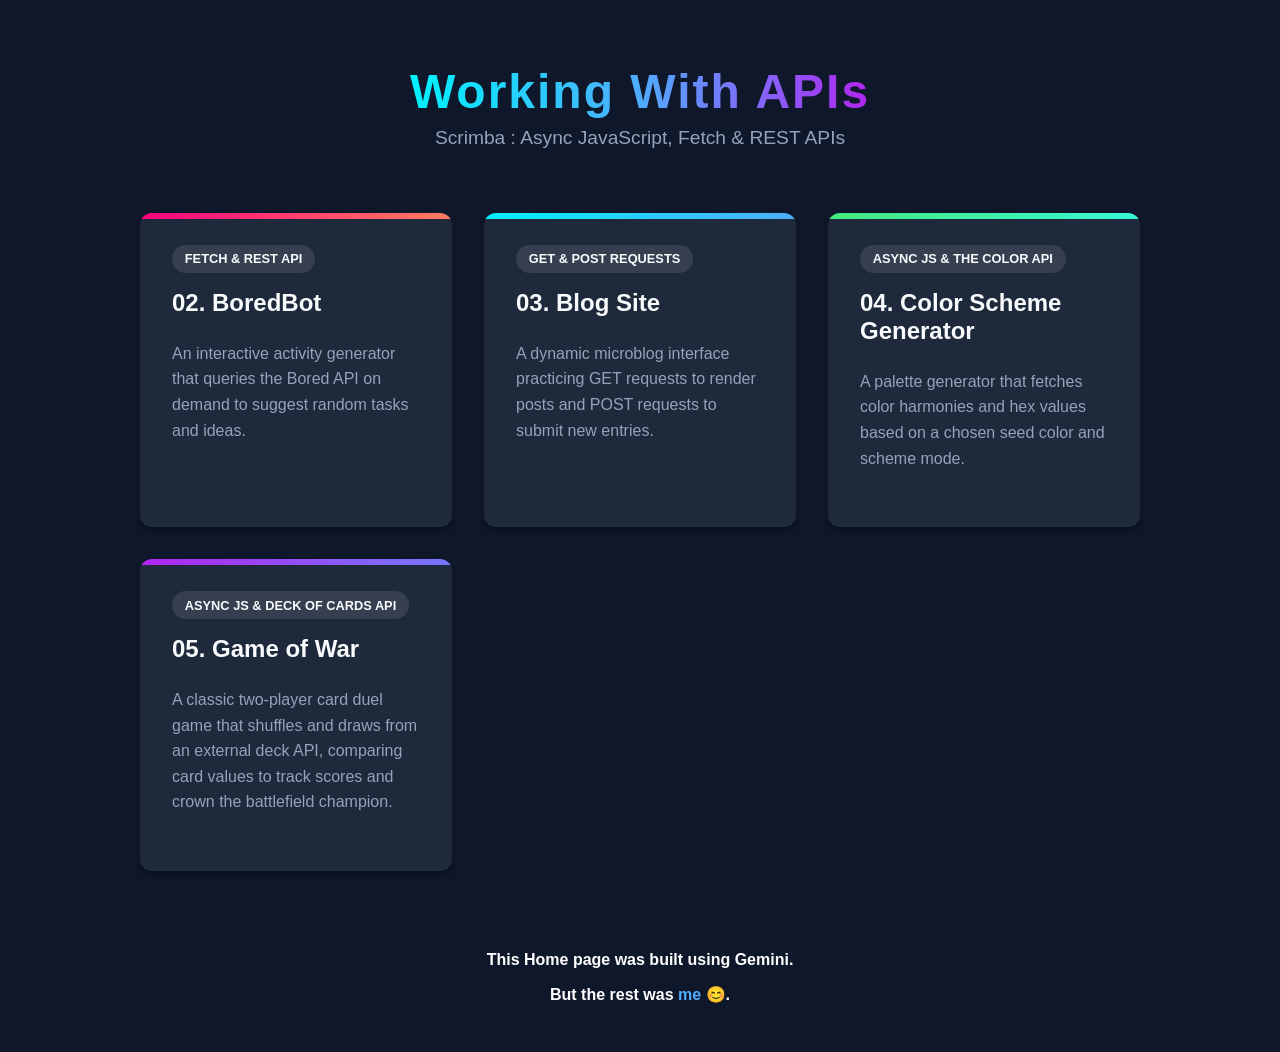
<file: index.html>
<!DOCTYPE html>
<html lang="en">
<head>
    <meta charset="UTF-8">
    <meta name="viewport" content="width=device-width, initial-scale=1.0">
    <title>API Projects : Scrimba</title>
    <link rel="stylesheet" href="styles.css">
</head>
<body>

    <header>
        <h1>Working With APIs</h1>
        <p>Scrimba : Async JavaScript, Fetch & REST APIs</p>
    </header>

    <main class="container">
        <!-- Project 2: BoredBot -->
        <a href="./02_boredBot/index.html" class="card project-1">
            <span class="tag">Fetch & REST API</span>
            <h2>02. BoredBot</h2>
            <p>An interactive activity generator that queries the Bored API on demand to suggest random tasks and ideas.</p>
        </a>

        <!-- Project 3: Blog Site -->
        <a href="./03_Blog_Site/index.html" class="card project-2">
            <span class="tag">GET & POST Requests</span>
            <h2>03. Blog Site</h2>
            <p>A dynamic microblog interface practicing GET requests to render posts and POST requests to submit new entries.</p>
        </a>

        <!-- Project 4: Color Scheme Generator -->
        <a href="./04_Color_Scheme_Generator/index.html" class="card project-3">
            <span class="tag">Async JS & The Color API</span>
            <h2>04. Color Scheme Generator</h2>
            <p>A palette generator that fetches color harmonies and hex values based on a chosen seed color and scheme mode.</p>
        </a>

        <!-- Project 5: Game of War -->
        <a href="./05_Game_Of_War/index.html" class="card project-5">
            <span class="tag">Async JS & Deck of Cards API</span>
            <h2>05. Game of War</h2>
            <p>A classic two-player card duel game that shuffles and draws from an external deck API, comparing card values to track scores and crown the battlefield champion.</p>
        </a>
    </main>

    <footer>
        <p>This Home page was built using Gemini.</p>
        <p id="it-was-me">But the rest was <a href="https://github.com/thidassandaruwan">me</a> 😊.</p>
    </footer>

</body>
</html>
</file>
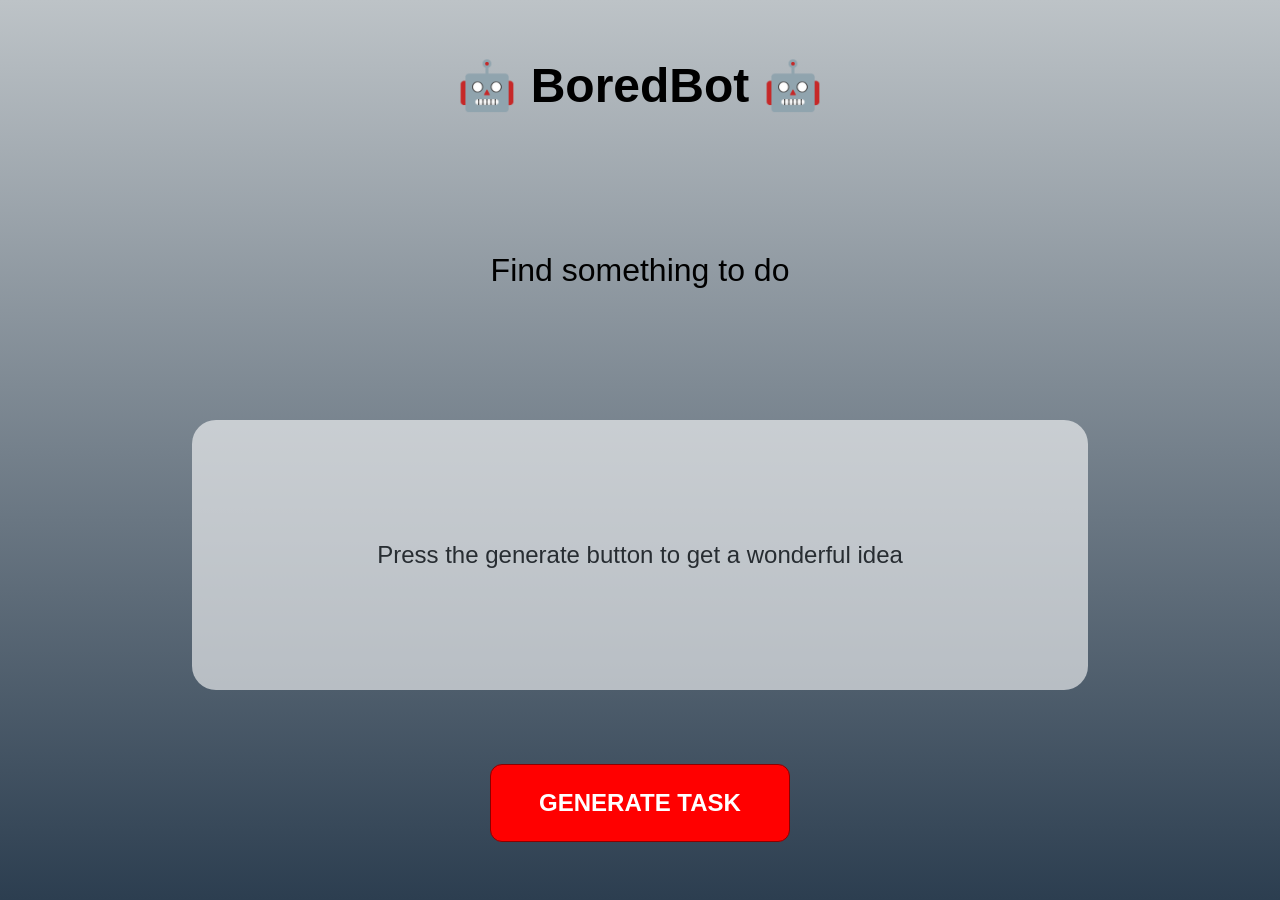
<file: 02_boredBot/index.html>
<!DOCTYPE html>
<html lang="en">
<head>
    <meta charset="UTF-8">
    <meta name="viewport" content="width=device-width, initial-scale=1.0">
    <link rel="stylesheet" href="styles.css">
    <script type="module" src="script.js" defer></script>
    <title>Bored Bot</title>
</head>
<body>
    <div class="app">
        <h1 id="title">🤖 BoredBot 🤖</h1>
        
        <p id="idea" aria-live="polite">Find something to do</p>
        
        <div class="idea-container" >
            Press the generate button to get a wonderful idea
        </div>
        
        <button id="generate-task-btn">Generate Task</button>
    </div>
</body>
</html>
</file>
<file: styles.css>
:root {
    --bg-color: #0f172a;
    --card-bg: #1e293b;
    --text-main: #f8fafc;
    --text-muted: #94a3b8;

    /* Distinct Gradient Themes */
    --gradient-1: linear-gradient(135deg, #ff007f, #ff7e5f);
    --gradient-2: linear-gradient(135deg, #00f2fe, #4facfe);
    --gradient-3: linear-gradient(135deg, #43e97b, #38f9d7);
    --gradient-4: linear-gradient(135deg, #f6d365, #fda085);
    --gradient-5: linear-gradient(135deg, #b224ef, #7579ff);
    --gradient-6: linear-gradient(135deg, #f093fb, #f5576c);
    --gradient-7: linear-gradient(135deg, #5ee7df, #b490ca);
    --gradient-8: linear-gradient(135deg, #ff758c, #ff7eb3);
}

/* Border Accents */
.card.project-1::before { background: var(--gradient-1); }
.card.project-2::before { background: var(--gradient-2); }
.card.project-3::before { background: var(--gradient-3); }
.card.project-4::before { background: var(--gradient-4); }
.card.project-5::before { background: var(--gradient-5); }
.card.project-6::before { background: var(--gradient-6); }
.card.project-7::before { background: var(--gradient-7); }
.card.project-8::before { background: var(--gradient-8); }

/* Title Hover Colors */
.card.project-1:hover h2 { color: #ff7e5f; }
.card.project-2:hover h2 { color: #4facfe; }
.card.project-3:hover h2 { color: #43e97b; }
.card.project-4:hover h2 { color: #f6d365; }
.card.project-5:hover h2 { color: #b224ef; }
.card.project-6:hover h2 { color: #f093fb; }
.card.project-7:hover h2 { color: #5ee7df; }
.card.project-8:hover h2 { color: #ff758c; }

body {
    font-family: 'Segoe UI', Roboto, Helvetica, Arial, sans-serif;
    background-color: var(--bg-color);
    color: var(--text-main);
    margin: 0;
    padding: 2rem;
    display: flex;
    flex-direction: column;
    align-items: center;
    min-height: 100vh;
    box-sizing: border-box;
}

*, *::before, *::after {
    box-sizing: inherit;
}

header {
    text-align: center;
    margin-bottom: 4rem;
    margin-top: 2rem;
}

h1 {
    font-size: 3rem;
    margin: 0 0 0.5rem 0;
    background: linear-gradient(to right, #00f2fe, #4facfe, #b224ef);
    -webkit-background-clip: text;
    -webkit-text-fill-color: transparent;
    letter-spacing: 2px;
}

header p {
    color: var(--text-muted);
    font-size: 1.2rem;
    margin: 0;
}

.container {
    display: grid;
    grid-template-columns: repeat(auto-fit, minmax(300px, 1fr));
    gap: 2rem;
    width: 100%;
    max-width: 1000px;
}

.card {
    background-color: var(--card-bg);
    border-radius: 12px;
    padding: 2rem;
    text-decoration: none;
    color: inherit;
    position: relative;
    overflow: hidden;
    box-shadow: 0 4px 6px rgba(0, 0, 0, 0.3);
    transition: transform 0.3s ease, box-shadow 0.3s ease;
    display: flex;
    flex-direction: column;
}

.card::before {
    content: '';
    position: absolute;
    top: 0;
    left: 0;
    right: 0;
    height: 6px;
    transition: height 0.3s ease;
}

.card:hover {
    transform: translateY(-8px);
    box-shadow: 0 12px 24px rgba(0, 0, 0, 0.5);
}

.card:hover::before {
    height: 10px;
}

.card h2 {
    margin: 1rem 0 0.5rem 0;
    font-size: 1.5rem;
    transition: color 0.3s ease;
}

.card p {
    color: var(--text-muted);
    line-height: 1.6;
    margin-bottom: 1.5rem;
    flex-grow: 1;
}

.tag {
    align-self: flex-start;
    padding: 0.4rem 0.8rem;
    border-radius: 20px;
    font-size: 0.8rem;
    font-weight: bold;
    text-transform: uppercase;
    background-color: rgba(255, 255, 255, 0.1);
}

footer {
    margin-top: auto;
    padding-top: 4rem;
    color: white;
    font-weight: bold;
    font-size: 1rem;
    text-align: center;
}

footer a {
    color: #4facfe;
    text-decoration: none;
}

footer a:hover {
    text-decoration: underline;
}
</file>
<file: 02_boredBot/styles.css>
*, *::before, *::after{
    box-sizing: border-box;
}

html, body {
    margin: 0;
}

body {
    /* CSS generated from https://uigradients.com */
    background: #bdc3c7;  /* fallback for old browsers */
    background: -webkit-linear-gradient(to top, #2c3e50, #bdc3c7);  /* Chrome 10-25, Safari 5.1-6 */
    background: linear-gradient(to top, #2c3e50, #bdc3c7); /* W3C, IE 10+/ Edge, Firefox 16+, Chrome 26+, Opera 12+, Safari 7+ */
    background-repeat: no-repeat;
    height: 100vh;
    width: 100vw;
    font-family: "Oxygen", sans-serif;
    display: flex;
    flex-direction: column;
    align-items: center;
}

.app{
    width: 100%;
    height: 100%;
    display: flex;
    flex-direction: column;
    align-items: center;
    gap: 1em;
    justify-content: space-evenly;
}

#title {
    font-size: 3rem;
    text-align: center;
    margin-top: 0;
}

#idea {
    font-size: 2rem;
    text-align: center;
    display: block;
}

#generate-task-btn {
    padding: 1em 2em;
    border-radius: 0.5em;
    border: 1px solid darkred;
    background-color: red;
    color: white;
    font-size: 1.5rem;
    text-transform: uppercase;
    font-weight: bold;
    cursor: pointer;
}

#generate-task-btn:hover{
    background-color: white;
    color: red;
}

.idea-container{
    opacity: 0.6;
    width: 70%;
    height: 30%;
    padding: 1em;
    border-radius: 1em;
    margin-top: 1em;
    background-color: white;
    font-size: 1.5rem;
    display: flex;
    flex-direction: column;
    justify-content: center;
    align-items: center;
}


.fun {
    /* CSS generated from https://uigradients.com */
    background: #fc4a1a;  /* fallback for old browsers */
    background: -webkit-linear-gradient(to left, #f7b733, #fc4a1a);  /* Chrome 10-25, Safari 5.1-6 */
    background: linear-gradient(to left, #f7b733, #fc4a1a); /* W3C, IE 10+/ Edge, Firefox 16+, Chrome 26+, Opera 12+, Safari 7+ */
}

.error{
    background: #1D4350;  /* fallback for old browsers */
    background: -webkit-linear-gradient(to right, #A43931, #1D4350);  /* Chrome 10-25, Safari 5.1-6 */
    background: linear-gradient(to right, #A43931, #1D4350); /* W3C, IE 10+/ Edge, Firefox 16+, Chrome 26+, Opera 12+, Safari 7+ */
}
</file>
